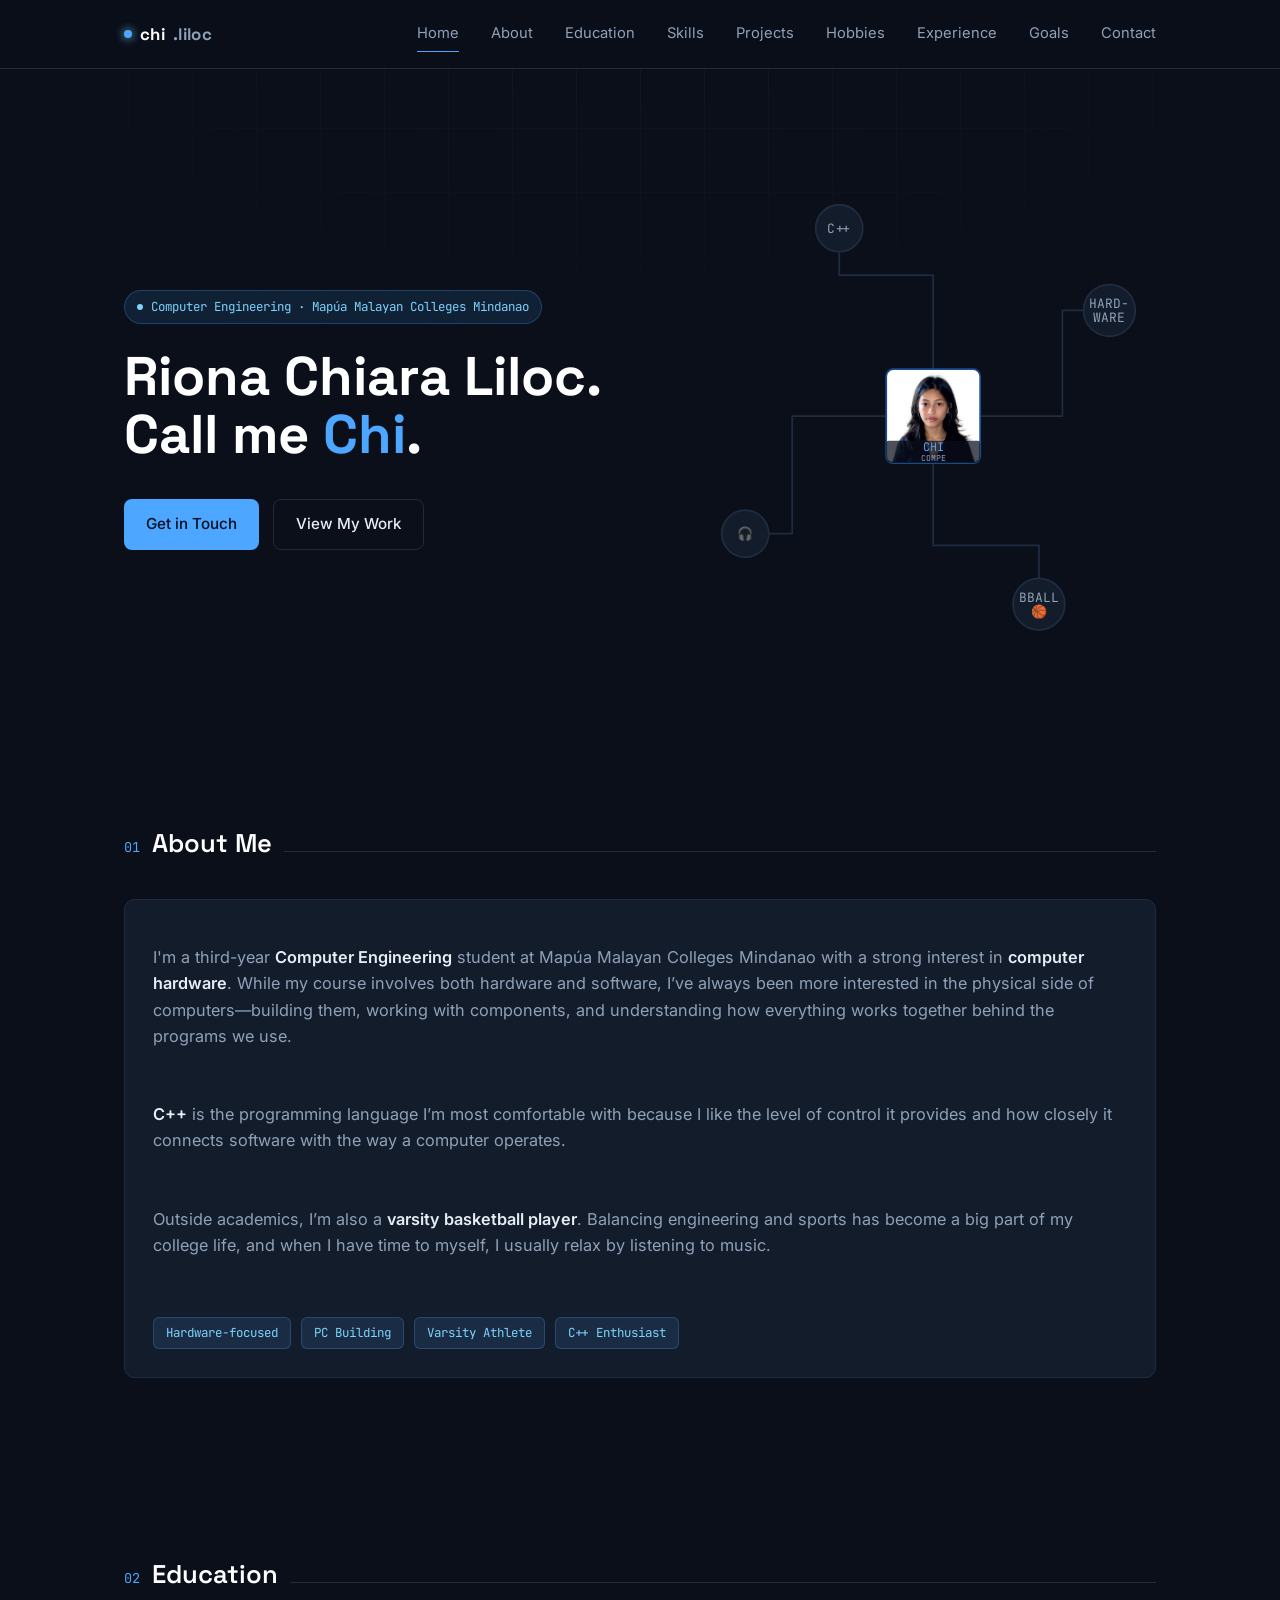
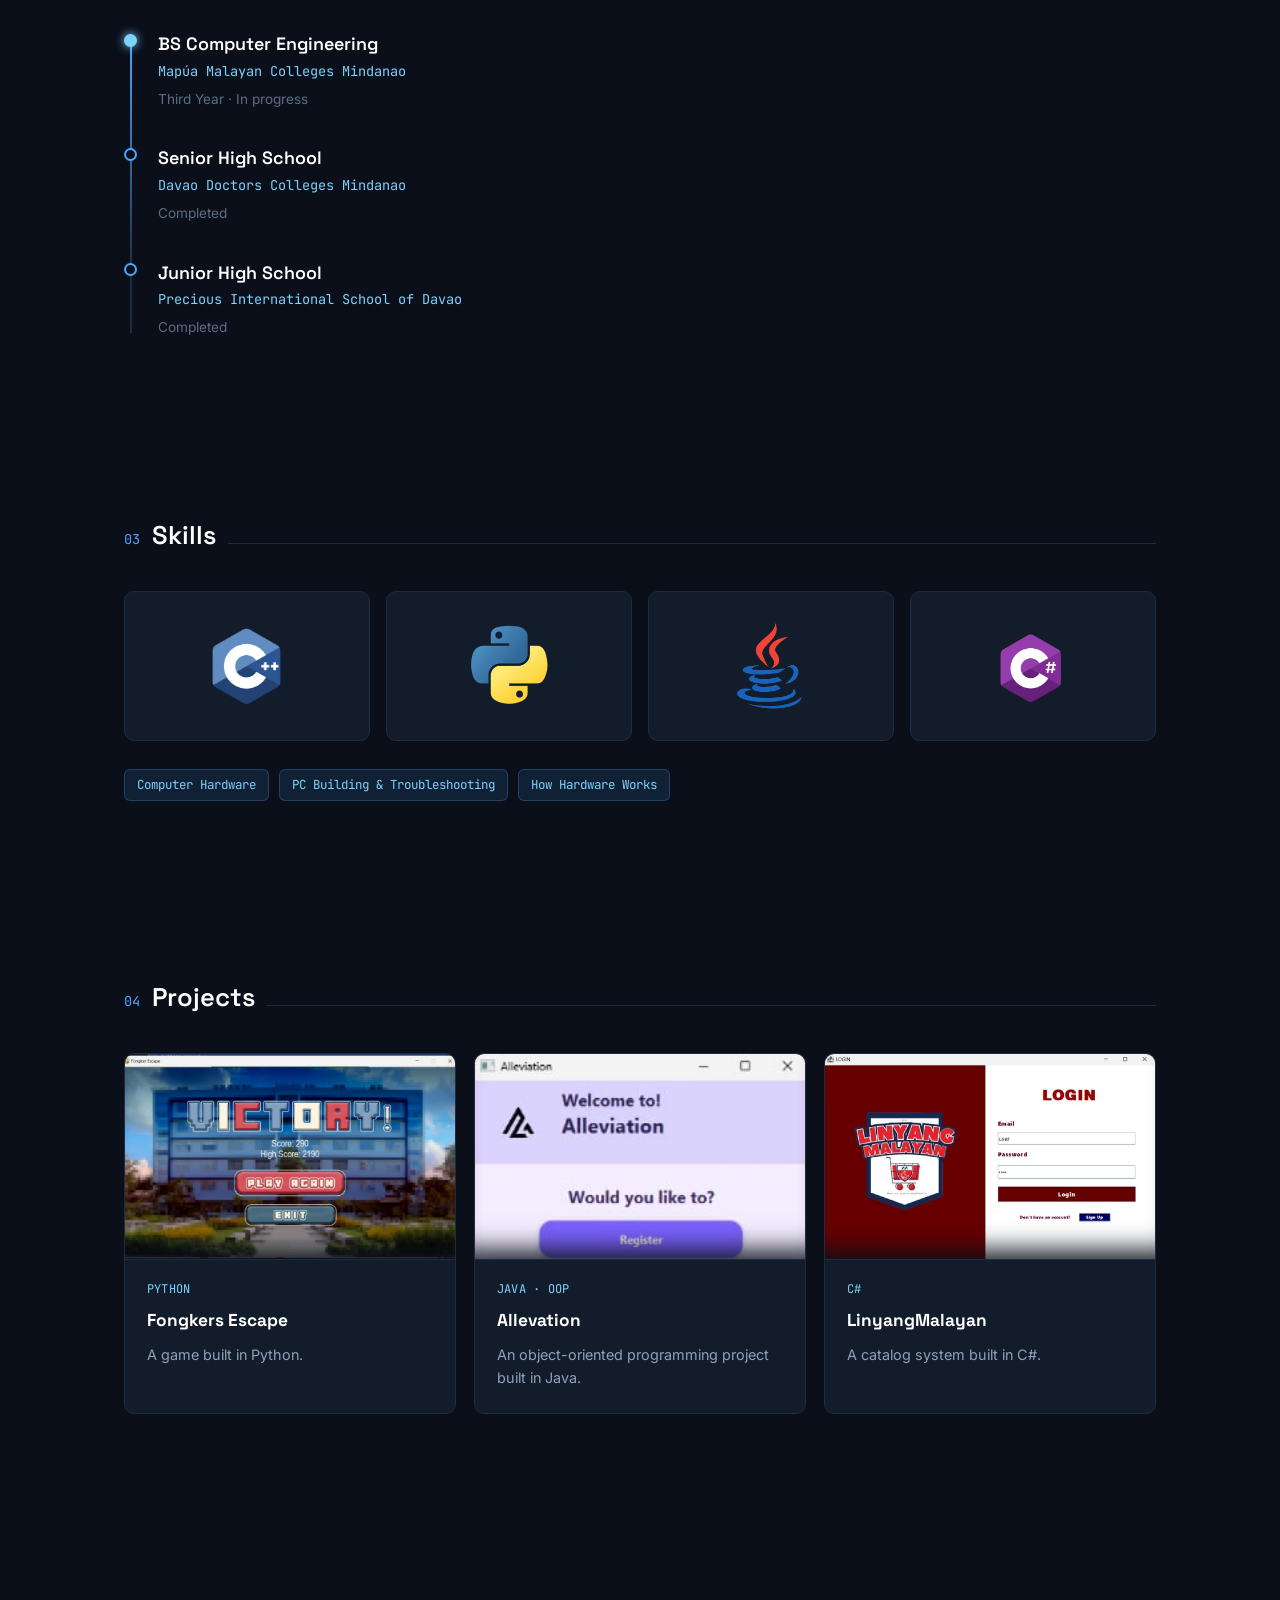
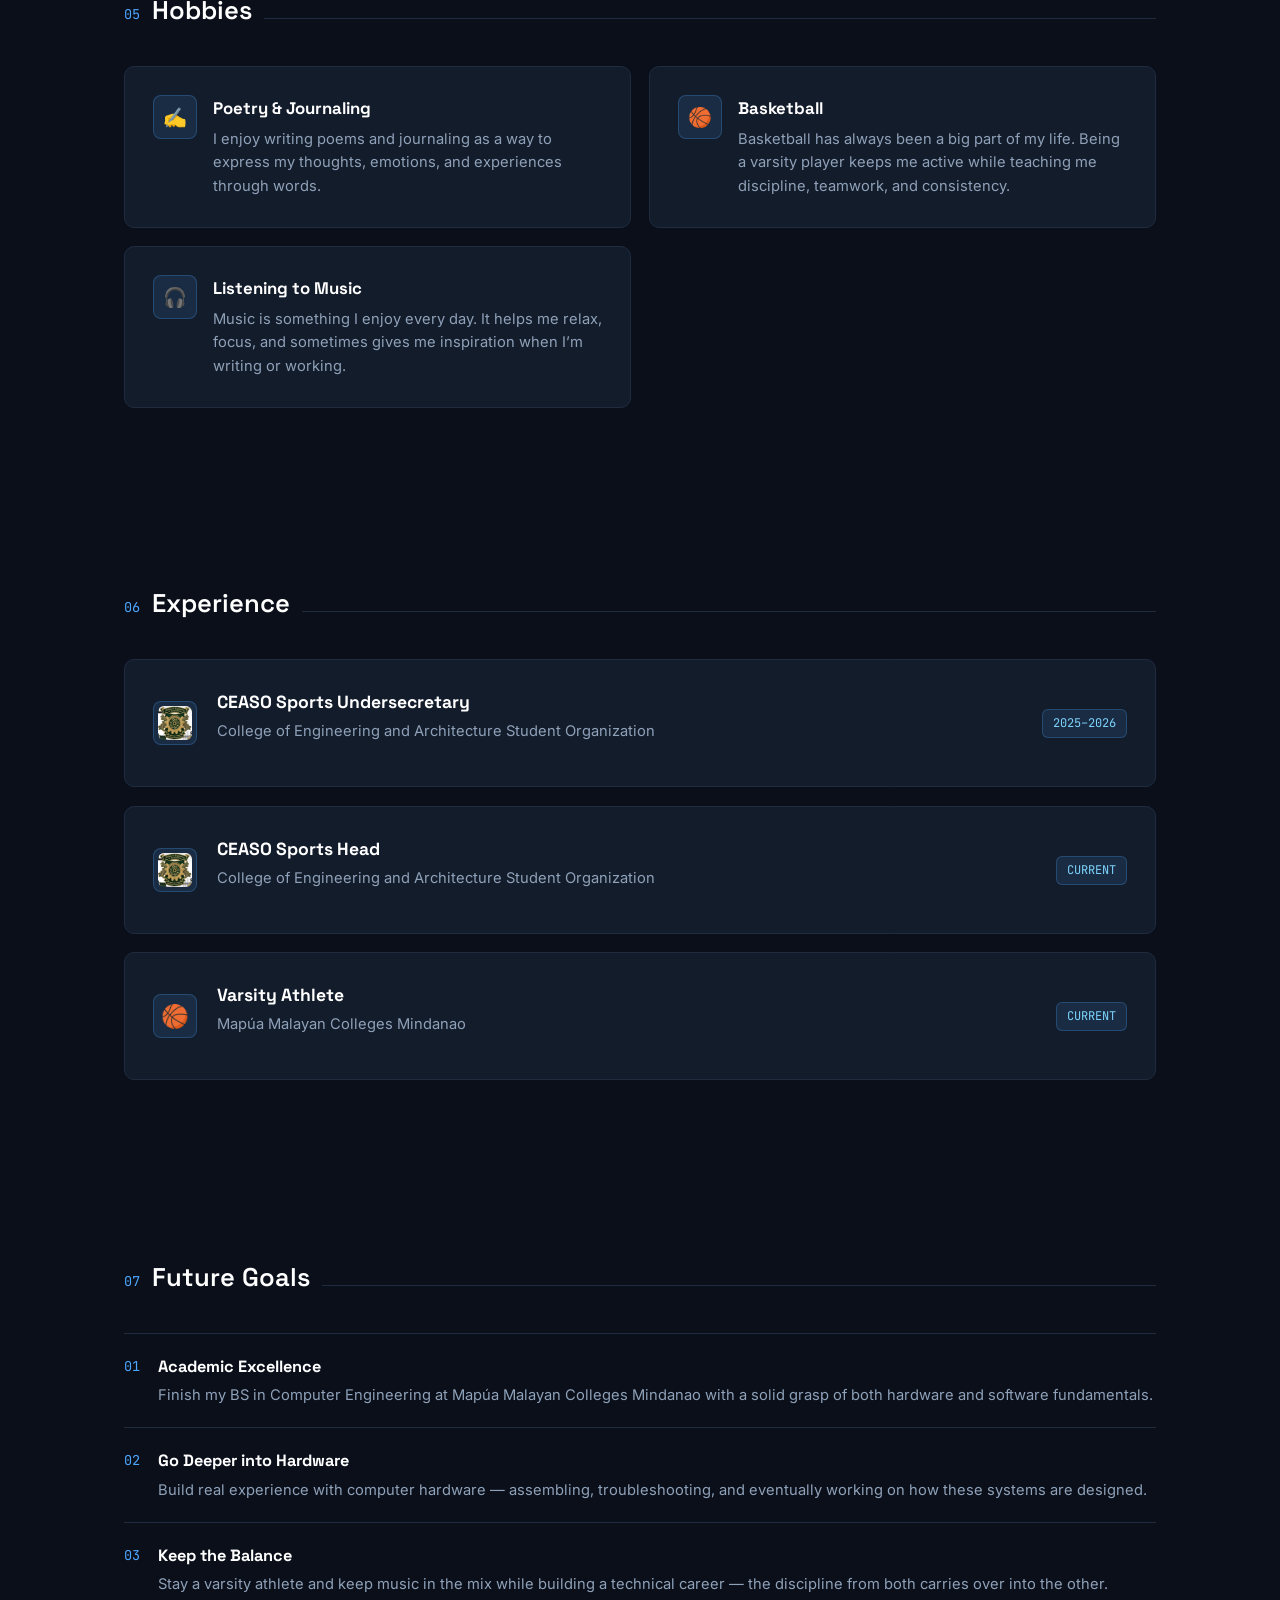
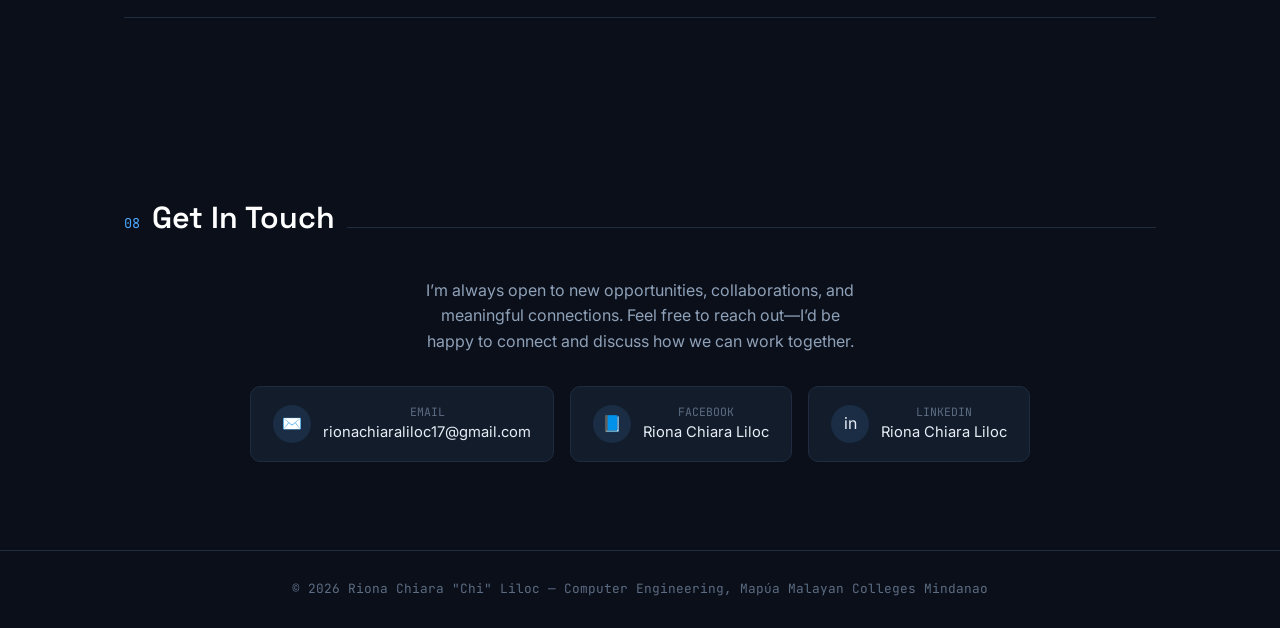
<file: index.html>
<!DOCTYPE html>

<html lang="en">
<head>
<meta charset="utf-8"/>
<meta content="width=device-width, initial-scale=1.0" name="viewport"/>
<title>Riona Chiara Liloc — Computer Engineering Portfolio</title>
<link href="https://fonts.googleapis.com" rel="preconnect"/>
<link crossorigin="" href="https://fonts.gstatic.com" rel="preconnect"/>
<link href="https://fonts.googleapis.com/css2?family=Space+Grotesk:wght@400;500;600;700&amp;family=Inter:wght@300;400;500;600&amp;family=JetBrains+Mono:wght@400;500&amp;display=swap" rel="stylesheet"/>

<link href="css/style.css" rel="stylesheet"/></head>
<body>
<div class="cursor-glow" id="cursorGlow"></div>
<header>
<nav class="wrap">
<div class="logo"><span class="dot"></span>chi<span style="color:var(--text-secondary)">.liloc</span></div>
<button aria-label="Toggle menu" class="navtoggle" id="navtoggle"><span></span><span></span><span></span></button>
<div class="navlinks" id="navlinks">
<a href="#home">Home</a>
<a href="#about">About</a>
<a href="#education">Education</a>
<a href="#skills">Skills</a>
<a href="#projects">Projects</a>
<a href="#hobbies">Hobbies</a>
<a href="#experience">Experience</a>
<a href="#goals">Goals</a>
<a href="#contact">Contact</a>
</div>
</nav>
</header>
<main class="wrap">
<!-- HOME -->
<section class="hero" id="home">
<div>
<div class="eyebrow"><span class="pulse"></span>Computer Engineering · Mapúa Malayan Colleges Mindanao</div>
<h1>Riona Chiara Liloc.<br/>Call me <span class="accent">Chi</span>.</h1>


<div class="cta-row">
<a class="btn btn-primary" href="#contact">Get in Touch</a>
<a class="btn btn-ghost" href="#projects">View My Work</a>
</div>
</div>
<div class="circuit-box">
<svg viewbox="0 0 380 380" xmlns="http://www.w3.org/2000/svg">
<defs>
<clippath id="chipClip">
<rect height="80" rx="6" width="80" x="150" y="150"></rect>
</clippath>
</defs>
<path class="trace" d="M190 190 L190 70 L110 70 L110 30"></path>
<path class="trace" d="M190 190 L300 190 L300 100 L340 100"></path>
<path class="trace" d="M190 190 L190 300 L280 300 L280 350"></path>
<path class="trace" d="M190 190 L70 190 L70 290 L30 290"></path>
<path class="trace-live" d="M190 190 L190 70 L110 70 L110 30"></path>
<path class="trace-live" d="M190 190 L300 190 L300 100 L340 100" style="animation-delay:0.6s"></path>
<path class="trace-live" d="M190 190 L190 300 L280 300 L280 350" style="animation-delay:1.2s"></path>
<path class="trace-live" d="M190 190 L70 190 L70 290 L30 290" style="animation-delay:1.8s"></path>
<image clip-path="url(#chipClip)" height="80" href="images/profile-photo.jpg" preserveaspectratio="xMidYMid slice" width="80" x="150" y="150"/>
<rect height="80" rx="6" style="fill:none; stroke: var(--accent-deep); stroke-width:1.5;" width="80" x="150" y="150"></rect>
<rect clip-path="url(#chipClip)" fill="#0a0f1a" height="19" opacity="0.72" rx="2" width="80" x="150" y="211"></rect>
<text class="mono" fill="#4da6ff" font-size="10" text-anchor="middle" x="190" y="220">CHI</text>
<text class="mono" fill="#8fa1b8" font-size="7" text-anchor="middle" x="190" y="228">COMPE</text>
<circle class="node" cx="110" cy="30" r="20"></circle>
<text class="node-label" text-anchor="middle" x="110" y="34">C++</text>
<circle class="node" cx="340" cy="100" r="22"></circle>
<text class="node-label" text-anchor="middle" x="340" y="98">HARD-</text>
<text class="node-label" text-anchor="middle" x="340" y="110">WARE</text>
<circle class="node" cx="280" cy="350" r="22"></circle>
<text class="node-label" text-anchor="middle" x="280" y="348">BBALL</text>
<text class="node-label" text-anchor="middle" x="280" y="360">🏀</text>
<circle class="node" cx="30" cy="290" r="20"></circle>
<text class="node-label" text-anchor="middle" x="30" y="294">🎧</text>
</svg>
</div>
</section>
<!-- ABOUT -->
<section id="about">
<div class="section-head"><span class="idx mono">01</span><h2>About Me</h2></div>
<div class="card about-grid">
<p>I'm a third-year <strong>Computer Engineering</strong> student at Mapúa Malayan Colleges Mindanao with a strong interest in <strong>computer hardware</strong>. While my course involves both hardware and software, I’ve always been more interested in the physical side of computers—building them, working with components, and understanding how everything works together behind the programs we use.</p>
<p><strong>C++</strong> is the programming language I’m most comfortable with because I like the level of control it provides and how closely it connects software with the way a computer operates.</p>
<p>Outside academics, I’m also a <strong>varsity basketball player</strong>. Balancing engineering and sports has become a big part of my college life, and when I have time to myself, I usually relax by listening to music.</p>
<div class="about-tags">
<span class="tag">Hardware-focused</span>
<span class="tag">PC Building</span>
<span class="tag">Varsity Athlete</span>
<span class="tag">C++ Enthusiast</span>
</div>
</div>
</section>
<!-- EDUCATION -->
<section id="education">
<div class="section-head"><span class="idx mono">02</span><h2>Education</h2></div>
<div class="timeline">
<div class="tl-item current">
<div class="tl-dot"></div>
<h3>BS Computer Engineering</h3>
<div class="school">Mapúa Malayan Colleges Mindanao</div>
<div class="level">Third Year · In progress</div>
</div>
<div class="tl-item">
<div class="tl-dot"></div>
<h3>Senior High School</h3>
<div class="school">Davao Doctors Colleges Mindanao</div>
<div class="level">Completed</div>
</div>
<div class="tl-item">
<div class="tl-dot"></div>
<h3>Junior High School</h3>
<div class="school">Precious International School of Davao</div>
<div class="level">Completed</div>
</div>
</div>
</section>
<!-- SKILLS -->
<section id="skills">
<div class="section-head"><span class="idx mono">03</span><h2>Skills</h2></div>
<div class="skills-grid programming-logos">
<div class="skill-chip skill-logo"><img src="images/cpp-logo.png" alt="C++ logo"/></div>
<div class="skill-chip skill-logo"><img src="images/python-logo.png" alt="Python logo"/></div>
<div class="skill-chip skill-logo"><img src="images/java-logo.png" alt="Java logo"/></div>
<div class="skill-chip skill-logo"><img src="images/csharp-logo.png" alt="C# logo"/></div>
</div>
<div class="skill-tags">
<span class="tag">Computer Hardware</span>
<span class="tag">PC Building &amp; Troubleshooting</span>
<span class="tag">How Hardware Works</span>
</div>
</section>
<!-- PROJECTS -->
<section id="projects">
<div class="section-head"><span class="idx mono">04</span><h2>Projects</h2></div>
<div class="proj-grid">
<div class="proj-card">
<div class="proj-shot"><img alt="Fongkers Escape victory screen" src="images/image-2.jpg"/></div>
<div class="proj-body">
<span class="proj-lang">PYTHON</span>
<h3>Fongkers Escape</h3>
<p>A game built in Python.</p>
</div>
</div>
<div class="proj-card">
<div class="proj-shot"><img alt="Alleviation app welcome screen" src="images/image-3.jpg"/></div>
<div class="proj-body">
<span class="proj-lang">JAVA · OOP</span>
<h3>Allevation</h3>
<p>An object-oriented programming project built in Java.</p>
</div>
</div>
<div class="proj-card">
<div class="proj-shot"><img alt="LinyangMalayan login screen" src="images/image-4.jpg"/></div>
<div class="proj-body">
<span class="proj-lang">C#</span>
<h3>LinyangMalayan</h3>
<p>A catalog system built in C#.</p>
</div>
</div>
</div>
</section>
<!-- HOBBIES -->
<section id="hobbies">
<div class="section-head"><span class="idx mono">05</span><h2>Hobbies</h2></div>
<div class="two-col">
<div class="card icon-card">
<div class="icon-box">✍️</div>
<div>
<h3>Poetry &amp; Journaling</h3>
<p>I enjoy writing poems and journaling as a way to express my thoughts, emotions, and experiences through words.</p>
</div>
</div>
<div class="card icon-card">
<div class="icon-box">🏀</div>
<div>
<h3>Basketball</h3>
<p>Basketball has always been a big part of my life. Being a varsity player keeps me active while teaching me discipline, teamwork, and consistency.</p>
</div>
</div>
<div class="card icon-card">
<div class="icon-box">🎧</div>
<div>
<h3>Listening to Music</h3>
<p>Music is something I enjoy every day. It helps me relax, focus, and sometimes gives me inspiration when I’m writing or working.</p>
</div>
</div>
</div>
</section>
<!-- EXPERIENCE -->
<section id="experience">
<div class="section-head"><span class="idx mono">06</span><h2>Experience</h2></div>
<div class="card exp-card">
<div class="icon-box" style="padding:4px; overflow:hidden;">
<img alt="CEASO logo" src="images/image-5.jpg" style="width:100%; height:100%; object-fit:cover; border-radius:6px;"/>
</div>
<div style="flex:1;">
<h3 style="font-size:1.1rem;">CEASO Sports Undersecretary</h3>
<p style="color:var(--text-secondary); font-size:0.92rem; margin-top:4px;">College of Engineering and Architecture Student Organization</p>
</div>
<span class="exp-badge">2025–2026</span>
</div>
<div class="card exp-card" style="margin-top:18px;">
<div class="icon-box" style="padding:4px; overflow:hidden;">
<img alt="CEASO logo" src="images/image-6.jpg" style="width:100%; height:100%; object-fit:cover; border-radius:6px;"/>
</div>
<div style="flex:1;">
<h3 style="font-size:1.1rem;">CEASO Sports Head</h3>
<p style="color:var(--text-secondary); font-size:0.92rem; margin-top:4px;">College of Engineering and Architecture Student Organization</p>
</div>
<span class="exp-badge">CURRENT</span>
</div>
<div class="card exp-card" style="margin-top:18px;">
<div class="icon-box" style="font-size:1.4rem;">🏀</div>
<div style="flex:1;">
<h3 style="font-size:1.1rem;">Varsity Athlete</h3>
<p style="color:var(--text-secondary); font-size:0.92rem; margin-top:4px;">Mapúa Malayan Colleges Mindanao</p>
</div>
<span class="exp-badge">CURRENT</span>
</div>
</section>
<!-- GOALS -->
<section id="goals">
<div class="section-head"><span class="idx mono">07</span><h2>Future Goals</h2></div>
<div class="goal-list">
<div class="goal-item">
<span class="goal-num">01</span>
<div>
<h3>Academic Excellence</h3>
<p>Finish my BS in Computer Engineering at Mapúa Malayan Colleges Mindanao with a solid grasp of both hardware and software fundamentals.</p>
</div>
</div>
<div class="goal-item">
<span class="goal-num">02</span>
<div>
<h3>Go Deeper into Hardware</h3>
<p>Build real experience with computer hardware — assembling, troubleshooting, and eventually working on how these systems are designed.</p>
</div>
</div>
<div class="goal-item">
<span class="goal-num">03</span>
<div>
<h3>Keep the Balance</h3>
<p>Stay a varsity athlete and keep music in the mix while building a technical career — the discipline from both carries over into the other.</p>
</div>
</div>
</div>
</section>
<!-- CONTACT -->
<section class="contact-wrap" id="contact">
<div class="section-head" style="justify-content:center;"><span class="idx mono">08</span><h2>Get In Touch</h2></div>
<p>I’m always open to new opportunities, collaborations, and meaningful connections. Feel free to reach out—I’d be happy to connect and discuss how we can work together.</p>
<div class="contact-row">
<a class="contact-card" href="mailto:rionachiaraliloc17@gmail.com">
<div class="cico">✉️</div>
<div>
<div class="clabel">EMAIL</div>
<div class="cval">rionachiaraliloc17@gmail.com</div>
</div>
</a>
<a class="contact-card" href="https://www.facebook.com/share/1DiL3piW1L/?mibextid=wwXIfr" rel="noopener" target="_blank">
<div class="cico">📘</div>
<div>
<div class="clabel">FACEBOOK</div>
<div class="cval">Riona Chiara Liloc</div>
</div>
</a>
<a class="contact-card" href="https://www.linkedin.com/in/riona-chiara-liloc-3a354a327?utm_source=share_via&amp;utm_content=profile&amp;utm_medium=member_ios" rel="noopener" target="_blank">
<div class="cico">in</div>
<div>
<div class="clabel">LINKEDIN</div>
<div class="cval">Riona Chiara Liloc</div>
</div>
</a>
</div>
</section>
</main>
<footer>© 2026 Riona Chiara "Chi" Liloc — Computer Engineering, Mapúa Malayan Colleges Mindanao</footer>

<script src="js/script.js"></script></body>
</html>
</file>
<file: css/style.css>
:root{
    --bg: #0a0f1a;
    --bg-elevated: #0e1522;
    --surface: #131c2b;
    --border: #1f2c40;
    --text-primary: #e7edf6;
    --text-secondary: #8fa1b8;
    --text-tertiary: #5c6c82;
    --accent: #4da6ff;
    --accent-soft: rgba(77,166,255,0.12);
    --accent-deep: #1b4d8f;
    --accent-glow: #7dd3fc;
    --radius: 10px;
    --maxw: 1080px;
  }
  *{ box-sizing: border-box; }
  html{ scroll-behavior: smooth; }
  body{
    margin:0;
    background: var(--bg);
    color: var(--text-primary);
    font-family: 'Inter', sans-serif;
    font-weight: 400;
    line-height: 1.6;
    -webkit-font-smoothing: antialiased;
  }
  h1,h2,h3{
    font-family: 'Space Grotesk', sans-serif;
    color: #fff;
    margin: 0;
  }
  .mono{ font-family: 'JetBrains Mono', monospace; }
  a{ color: inherit; text-decoration: none; }
  img{ max-width:100%; display:block; }

  /* background circuit texture */
  body::before{
    content:"";
    position: fixed; inset:0;
    background-image:
      linear-gradient(var(--border) 1px, transparent 1px),
      linear-gradient(90deg, var(--border) 1px, transparent 1px);
    background-size: 64px 64px;
    opacity: 0.35;
    mask-image: radial-gradient(ellipse 90% 60% at 50% 0%, black 0%, transparent 70%);
    pointer-events: none;
    z-index: 0;
  }

  .wrap{ max-width: var(--maxw); margin: 0 auto; padding: 0 24px; position: relative; z-index:1; }

  /* NAV */
  header{
    position: sticky; top:0; z-index: 50;
    background: rgba(10,15,26,0.88);
    backdrop-filter: blur(10px);
    border-bottom: 1px solid var(--border);
  }
  nav.wrap{ display:flex; align-items:center; justify-content:space-between; height:68px; }
  .logo{ font-family:'Space Grotesk'; font-weight:700; font-size:1.05rem; letter-spacing:0.02em; color:#fff; display:flex; align-items:center; gap:8px;}
  .logo .dot{ width:8px; height:8px; border-radius:50%; background: var(--accent); box-shadow: 0 0 10px var(--accent-glow); }
  .navlinks{ display:flex; gap:2rem; font-size:0.92rem; color: var(--text-secondary); }
  .navlinks a{ transition: color .2s; }
  .navlinks a:hover{ color: var(--accent-glow); }
  .navtoggle{ display:none; flex-direction:column; gap:5px; background:none; border:none; cursor:pointer; padding:8px; }
  .navtoggle span{ width:22px; height:2px; background:#fff; display:block; }
  @media (max-width: 820px){
    .navlinks{
      position:absolute; top:68px; left:0; right:0;
      background: var(--bg-elevated); border-bottom:1px solid var(--border);
      flex-direction:column; gap:0; max-height:0; overflow:hidden; transition: max-height .3s ease;
    }
    .navlinks.open{ max-height: 480px; }
    .navlinks a{ padding:14px 24px; border-top:1px solid var(--border); }
    .navtoggle{ display:flex; }
  }

  section{ padding: 88px 0; position:relative; z-index:1; }
  .section-head{ display:flex; align-items:baseline; gap:12px; margin-bottom: 2.2rem; }
  .section-head .idx{ font-family:'JetBrains Mono'; color: var(--accent); font-size:0.85rem; }
  .section-head h2{ font-size: 1.6rem; font-weight:600; }
  .section-head::after{ content:""; flex:1; height:1px; background: var(--border); }

  /* HERO */
  .hero{ padding-top: 96px; padding-bottom: 60px; display:grid; grid-template-columns: 1.1fr 0.9fr; gap: 40px; align-items:center; min-height: 74vh; }
  @media (max-width: 900px){ .hero{ grid-template-columns:1fr; min-height:auto; padding-top:56px; } }
  .eyebrow{ display:inline-flex; align-items:center; gap:8px; font-family:'JetBrains Mono'; font-size:0.78rem; color: var(--accent-glow); background: var(--accent-soft); border:1px solid rgba(77,166,255,0.25); padding: 6px 12px; border-radius: 999px; margin-bottom: 1.4rem;}
  .eyebrow .pulse{ width:6px; height:6px; border-radius:50%; background: var(--accent-glow); animation: blink 1.8s infinite; }
  @keyframes blink{ 0%,100%{opacity:1;} 50%{opacity:0.25;} }
  .hero h1{ font-size: clamp(2.3rem, 5vw, 3.4rem); line-height:1.08; font-weight:700; }
  .hero h1 .accent{ color: var(--accent); }
  .hero .role{ font-size:1.15rem; color: var(--text-secondary); margin-top:1rem; max-width: 46ch; }
  .hero .desc{ margin-top:1.1rem; color: var(--text-secondary); max-width: 50ch; font-size:0.98rem;}
  .cta-row{ display:flex; gap:14px; margin-top:2.2rem; flex-wrap:wrap; }
  .btn{ padding: 12px 22px; border-radius: 8px; font-weight:500; font-size:0.95rem; transition: all .2s; display:inline-flex; align-items:center; gap:8px; }
  .btn-primary{ background: var(--accent); color:#04101f; }
  .btn-primary:hover{ background: var(--accent-glow); }
  .btn-ghost{ border:1px solid var(--border); color: var(--text-primary); }
  .btn-ghost:hover{ border-color: var(--accent); color: var(--accent-glow); }

  /* circuit svg */
  .circuit-box{ position:relative; }
  .circuit-box svg{ width:100%; height:auto; }
  .trace{ fill:none; stroke: var(--border); stroke-width:1.5; }
  .trace-live{ fill:none; stroke: var(--accent); stroke-width:1.5; stroke-dasharray: 6 420; stroke-dashoffset:0; animation: flow 3.5s ease-in-out infinite; opacity:0.9;}
  @keyframes flow{ 0%{ stroke-dashoffset: 420; } 60%{ stroke-dashoffset: 0; } 100%{ stroke-dashoffset:-40;} }
  .node{ fill: var(--surface); stroke: var(--border); stroke-width:1.5; }
  .node-glow{ fill: var(--accent-glow); filter: drop-shadow(0 0 6px var(--accent-glow)); }
  .node-label{ font-family:'JetBrains Mono'; font-size: 11px; fill: var(--text-secondary); }
  .chip{ fill: var(--surface); stroke: var(--accent-deep); stroke-width:1.5; }

  /* CARD */
  .card{ background: var(--surface); border:1px solid var(--border); border-radius: var(--radius); padding: 28px; }

  /* ABOUT */
  .about-grid{ display:grid; grid-template-columns: 1fr; gap: 20px; }
  .about-grid p{ color: var(--text-secondary); font-size:1.02rem; }
  .about-grid strong{ color: var(--text-primary); font-weight:600; }
  .about-tags{ display:flex; gap:10px; flex-wrap:wrap; margin-top:1.4rem; }
  .tag{ font-family:'JetBrains Mono'; font-size:0.78rem; color: var(--accent-glow); border:1px solid rgba(77,166,255,0.25); background: var(--accent-soft); padding: 5px 12px; border-radius:6px; }

  /* EDUCATION timeline */
  .timeline{ position:relative; padding-left: 34px; }
  .timeline::before{ content:""; position:absolute; left:6px; top:6px; bottom:6px; width:1.5px; background: linear-gradient(var(--accent), var(--border) 80%); }
  .tl-item{ position:relative; padding-bottom: 34px; }
  .tl-item:last-child{ padding-bottom:0; }
  .tl-dot{ position:absolute; left:-34px; top:4px; width:13px; height:13px; border-radius:50%; background: var(--bg); border:2px solid var(--accent); }
  .tl-item.current .tl-dot{ background: var(--accent-glow); box-shadow:0 0 10px var(--accent-glow); border-color: var(--accent-glow); }
  .tl-item h3{ font-size:1.12rem; font-weight:600; }
  .tl-item .school{ color: var(--accent-glow); font-family:'JetBrains Mono'; font-size:0.85rem; margin-top:2px; }
  .tl-item .level{ color: var(--text-tertiary); font-size:0.85rem; margin-top:6px; }

  /* SKILLS */
  .skills-grid{ display:grid; grid-template-columns: repeat(4, 1fr); gap:16px; }
  @media (max-width:760px){ .skills-grid{ grid-template-columns: repeat(2,1fr); } }
  .skill-chip{ background: var(--surface); border:1px solid var(--border); border-radius: var(--radius); padding: 20px 16px; text-align:center; position:relative; }
  .skill-chip.fav{ border-color: var(--accent); box-shadow: 0 0 0 1px var(--accent) inset; }
  .skill-chip .pins{ position:absolute; top:-4px; left:14px; right:14px; display:flex; justify-content:space-between; }
  .skill-chip .pins span{ width:6px; height:6px; background: var(--border); display:block; }
  .skill-chip .lang{ font-family:'JetBrains Mono'; font-weight:500; font-size:1rem; margin-top:6px; }
  .skill-chip .fav-tag{ font-size:0.68rem; color: var(--accent-glow); font-family:'JetBrains Mono'; margin-top:4px; }
  .skill-tags{ display:flex; gap:10px; flex-wrap:wrap; margin-top: 28px; }

  /* PROJECTS */
  .proj-grid{ display:grid; grid-template-columns: repeat(3, 1fr); gap:18px; }
  @media (max-width:900px){ .proj-grid{ grid-template-columns:1fr; } }
  .proj-card{ background: var(--surface); border:1px solid var(--border); border-radius: var(--radius); overflow:hidden; display:flex; flex-direction:column; transition: border-color .2s, transform .2s; }
  .proj-card:hover{ border-color: var(--accent-deep); transform: translateY(-3px); }
  .proj-shot{ position:relative; aspect-ratio: 16/10; overflow:hidden; background:#000; border-bottom:1px solid var(--border); }
  .proj-shot img{ width:100%; height:100%; object-fit:cover; object-position: top; }
  .proj-shot::after{ content:""; position:absolute; inset:0; box-shadow: inset 0 -30px 24px -20px rgba(10,15,26,0.9); }
  .proj-body{ padding:20px 22px 24px; display:flex; flex-direction:column; gap:8px; }
  .proj-lang{ font-family:'JetBrains Mono'; font-size:0.75rem; color: var(--accent-glow); letter-spacing:0.02em; }
  .proj-card h3{ font-size:1.08rem; }
  .proj-card p{ color: var(--text-secondary); font-size:0.9rem; margin:0; }

  /* HOBBIES / EXPERIENCE */
  .two-col{ display:grid; grid-template-columns: 1fr 1fr; gap:18px; }
  @media (max-width:760px){ .two-col{ grid-template-columns:1fr; } }
  .icon-card{ display:flex; gap:16px; align-items:flex-start; }
  .icon-box{ width:44px; height:44px; border-radius:8px; background: var(--accent-soft); border:1px solid rgba(77,166,255,0.25); display:flex; align-items:center; justify-content:center; flex-shrink:0; font-size:1.2rem; }
  .icon-card h3{ font-size:1.05rem; margin-bottom:6px; }
  .icon-card p{ color: var(--text-secondary); font-size:0.92rem; margin:0; }

  .exp-card{ display:flex; gap:20px; align-items:center; }
  @media (max-width:600px){ .exp-card{ flex-direction:column; align-items:flex-start; } }
  .exp-badge{ font-family:'JetBrains Mono'; font-size:0.75rem; color: var(--accent-glow); border:1px solid rgba(77,166,255,0.25); background: var(--accent-soft); padding:4px 10px; border-radius:6px; white-space:nowrap; }

  /* GOALS */
  .goal-list{ display:flex; flex-direction:column; gap:0; }
  .goal-item{ display:flex; gap:18px; padding: 20px 0; border-top:1px solid var(--border); }
  .goal-item:last-child{ border-bottom:1px solid var(--border); }
  .goal-num{ font-family:'JetBrains Mono'; color: var(--accent); font-size:0.85rem; padding-top:2px; }
  .goal-item h3{ font-size:1.02rem; margin-bottom:4px; }
  .goal-item p{ color: var(--text-secondary); font-size:0.92rem; margin:0; }

  /* CONTACT */
  .contact-wrap{ text-align:center; }
  .contact-wrap h2{ font-size:1.9rem; }
  .contact-wrap > p{ color: var(--text-secondary); max-width:44ch; margin: 14px auto 32px; }
  .contact-row{ display:flex; gap:16px; justify-content:center; flex-wrap:wrap; }
  .contact-card{ display:flex; align-items:center; gap:12px; background: var(--surface); border:1px solid var(--border); border-radius: var(--radius); padding: 16px 22px; transition: border-color .2s, transform .2s; }
  .contact-card:hover{ border-color: var(--accent); transform: translateY(-2px); }
  .contact-card .cico{ width:38px; height:38px; border-radius:50%; background: var(--accent-soft); display:flex; align-items:center; justify-content:center; }
  .contact-card .clabel{ font-size:0.72rem; color: var(--text-tertiary); font-family:'JetBrains Mono'; }
  .contact-card .cval{ font-size:0.92rem; color: var(--text-primary); }

  /* subtle interactive effects */
  .reveal{
    opacity:0;
    transform:translateY(22px);
    transition:opacity .65s ease, transform .65s ease;
  }
  .reveal.visible{
    opacity:1;
    transform:none;
  }

  .navlinks a{
    position:relative;
  }
  .navlinks a::after{
    content:"";
    position:absolute;
    left:0;
    bottom:-6px;
    width:100%;
    height:1px;
    background:var(--accent);
    transform:scaleX(0);
    transform-origin:right;
    transition:transform .25s ease;
  }
  .navlinks a:hover::after,
  .navlinks a.active::after{
    transform:scaleX(1);
    transform-origin:left;
  }

  .card,
  .proj-card,
  .skill-chip,
  .contact-card{
    will-change:transform;
  }

  .skill-chip:hover{
    transform:translateY(-5px);
    border-color:var(--accent-deep);
    box-shadow:0 12px 30px rgba(0,0,0,.18);
  }

  .card:hover{
    border-color:var(--accent-deep);
  }

  .cursor-glow{
    position:fixed;
    width:180px;
    height:180px;
    border-radius:50%;
    pointer-events:none;
    z-index:0;
    background:radial-gradient(circle, rgba(77,166,255,.10) 0%, rgba(77,166,255,0) 70%);
    transform:translate(-50%,-50%);
    opacity:0;
    transition:opacity .2s ease;
  }

  @media (hover:none), (max-width:820px){
    .cursor-glow{ display:none; }
  }

  @media (prefers-reduced-motion: reduce){
    .reveal{
      opacity:1;
      transform:none;
      transition:none;
    }
    .trace-live,
    .eyebrow .pulse{
      animation:none !important;
    }
  }

  footer{ border-top:1px solid var(--border); padding: 28px 0; text-align:center; color: var(--text-tertiary); font-size:0.8rem; font-family:'JetBrains Mono'; }

/* Programming skill logos */
.skill-logo {
  display: flex;
  align-items: center;
  justify-content: center;
  min-height: 150px;
  padding: 22px;
}
.skill-logo img {
  width: 92px;
  height: 92px;
  object-fit: contain;
  display: block;
}
</file>
